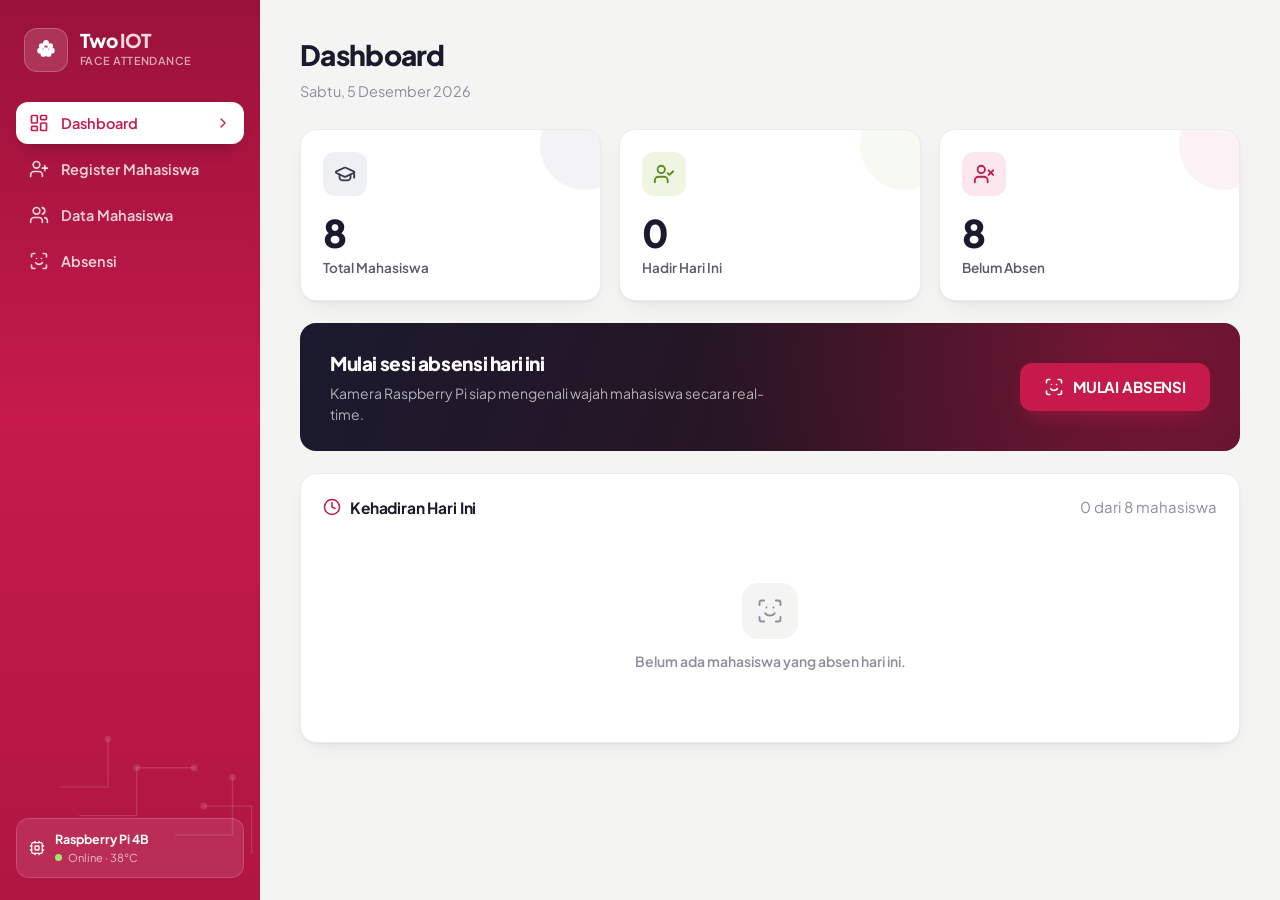
<file: index.html>
<!DOCTYPE html>
<html lang="id">
<head>
  <meta charset="UTF-8">
  <meta name="viewport" content="width=device-width, initial-scale=1.0">
  <title>Two IOT – Sistem Absensi</title>
  <link rel="stylesheet" href="static/fonts/fonts.css">
  <link rel="stylesheet" href="styles.css">
</head>
<body>
  <div class="app">
    <div class="scrim" id="scrim"></div>

    <aside class="sidebar" id="sidebar"></aside>

    <div class="main">
      <div class="topbar">
        <button class="hamb" id="hamb-btn" aria-label="Buka menu">
          <svg width="20" height="20" viewBox="0 0 24 24" fill="none" stroke="currentColor" stroke-width="2" stroke-linecap="round" stroke-linejoin="round" aria-hidden="true">
            <line x1="4" x2="20" y1="6" y2="6"/><line x1="4" x2="20" y1="12" y2="12"/><line x1="4" x2="20" y1="18" y2="18"/>
          </svg>
        </button>
        <div class="topbar__title">Two <span>IOT</span></div>
      </div>
      <div class="content" id="content"></div>
    </div>
  </div>

  <script src="app.js"></script>
</body>
</html>
</file>
<file: static/fonts/fonts.css>
/* Plus Jakarta Sans — variable weight (400–800) */
@font-face {
  font-family: 'Plus Jakarta Sans';
  font-style: normal;
  font-weight: 400 800;
  font-display: swap;
  src: url('pjs-latin-ext.woff2') format('woff2');
  unicode-range: U+0100-02BA, U+02BD-02C5, U+02C7-02CC, U+02CE-02D7, U+02DD-02FF, U+0304, U+0308, U+0329, U+1D00-1DBF, U+1E00-1E9F, U+1EF2-1EFF, U+2020, U+20A0-20AB, U+20AD-20C0, U+2113, U+2C60-2C7F, U+A720-A7FF;
}
@font-face {
  font-family: 'Plus Jakarta Sans';
  font-style: normal;
  font-weight: 400 800;
  font-display: swap;
  src: url('pjs-latin.woff2') format('woff2');
  unicode-range: U+0000-00FF, U+0131, U+0152-0153, U+02BB-02BC, U+02C6, U+02DA, U+02DC, U+0304, U+0308, U+0329, U+2000-206F, U+20AC, U+2122, U+2191, U+2193, U+2212, U+2215, U+FEFF, U+FFFD;
}

/* JetBrains Mono — variable weight (400–600) */
@font-face {
  font-family: 'JetBrains Mono';
  font-style: normal;
  font-weight: 400 600;
  font-display: swap;
  src: url('jbm-latin-ext.woff2') format('woff2');
  unicode-range: U+0100-02BA, U+02BD-02C5, U+02C7-02CC, U+02CE-02D7, U+02DD-02FF, U+0304, U+0308, U+0329, U+1D00-1DBF, U+1E00-1E9F, U+1EF2-1EFF, U+2020, U+20A0-20AB, U+20AD-20C0, U+2113, U+2C60-2C7F, U+A720-A7FF;
}
@font-face {
  font-family: 'JetBrains Mono';
  font-style: normal;
  font-weight: 400 600;
  font-display: swap;
  src: url('jbm-latin.woff2') format('woff2');
  unicode-range: U+0000-00FF, U+0131, U+0152-0153, U+02BB-02BC, U+02C6, U+02DA, U+02DC, U+0304, U+0308, U+0329, U+2000-206F, U+20AC, U+2122, U+2191, U+2193, U+2212, U+2215, U+FEFF, U+FFFD;
}
</file>
<file: styles.css>
:root{
  --raspberry:#C51A4A;
  --raspberry-d:#a31540;
  --green:#75A928;
  --green-d:#5f8a1f;
  --bg:#F4F4F2;
  --card:#FFFFFF;
  --ink:#1A1A2E;
  --ink-2:#5a5a6e;
  --ink-3:#8d8d9c;
  --line:#ECECEA;
  --line-2:#e3e3e0;
  --shadow:0 1px 2px rgba(26,26,46,.05), 0 8px 24px -12px rgba(26,26,46,.14);
  --shadow-lg:0 24px 60px -24px rgba(26,26,46,.30);
  --r:16px;
  --sidebar-w:260px;
  --font:'Plus Jakarta Sans',system-ui,sans-serif;
  --mono:'JetBrains Mono',ui-monospace,monospace;
}
*{box-sizing:border-box}
html,body{margin:0;padding:0}
body{
  font-family:var(--font);
  background:var(--bg);
  color:var(--ink);
  -webkit-font-smoothing:antialiased;
  font-size:15px;
  line-height:1.5;
}
.mono{font-family:var(--mono);font-feature-settings:"tnum";letter-spacing:-.02em}
.muted{color:var(--ink-3)}
button{font-family:inherit;cursor:pointer;border:none;background:none}
.ico{display:block;flex:none}

/* ============ Layout ============ */
.app{display:flex;min-height:100vh}
.main{flex:1;min-width:0;display:flex;flex-direction:column}
.topbar{
  display:none;align-items:center;gap:14px;padding:12px 18px;
  background:var(--card);border-bottom:1px solid var(--line);position:sticky;top:0;z-index:30;
}
.topbar__title{font-weight:800;font-size:18px;letter-spacing:-.02em}
.topbar__title span{color:var(--raspberry)}
.hamb{width:42px;height:42px;border-radius:11px;border:1px solid var(--line-2);display:grid;place-items:center;color:var(--ink)}
.content{flex:1;padding:34px 40px 60px;max-width:1180px;width:100%;margin:0 auto}

/* ============ Sidebar ============ */
.sidebar{
  width:var(--sidebar-w);flex:none;background:linear-gradient(180deg,#9a123a 0%, #C51A4A 46%, #b01642 100%);
  color:#fff;position:sticky;top:0;height:100vh;display:flex;flex-direction:column;
  padding:22px 16px;overflow:hidden;z-index:50;
}
.brand{display:flex;align-items:center;gap:12px;padding:6px 8px 4px}
.brand__logo{width:44px;height:44px;border-radius:13px;background:rgba(255,255,255,.14);
  display:grid;place-items:center;border:1px solid rgba(255,255,255,.22)}
.brand__name{font-weight:800;font-size:19px;letter-spacing:-.01em;line-height:1.1}
.brand__name span{color:#ffd6e1}
.brand__sub{font-size:11px;color:rgba(255,255,255,.62);letter-spacing:.04em;text-transform:uppercase;font-weight:600;margin-top:2px}

.nav{display:flex;flex-direction:column;gap:4px;margin-top:26px}
.nav__item{
  display:flex;align-items:center;gap:12px;padding:11px 13px;border-radius:12px;
  color:rgba(255,255,255,.82);font-weight:600;font-size:14.5px;text-align:left;width:100%;
  transition:background .15s,color .15s;position:relative;
}
.nav__item span{flex:1}
.nav__chev{opacity:0;transition:opacity .15s,transform .15s;transform:translateX(-4px)}
.nav__item:hover{background:rgba(255,255,255,.10);color:#fff}
.nav__item.active{background:#fff;color:var(--raspberry);box-shadow:0 8px 20px -10px rgba(0,0,0,.4)}
.nav__item.active .nav__chev{opacity:1;transform:none;color:var(--raspberry)}

.sidefoot{margin-top:auto;position:relative;z-index:2}
.device{display:flex;align-items:center;gap:10px;background:rgba(255,255,255,.10);
  border:1px solid rgba(255,255,255,.16);border-radius:13px;padding:11px 12px}
.device__name{font-size:12.5px;font-weight:700}
.device__stat{font-size:11px;color:rgba(255,255,255,.7);display:flex;align-items:center;gap:6px;margin-top:1px}
.circuit{position:absolute;right:-30px;bottom:46px;width:230px;height:230px;color:rgba(255,255,255,.13);pointer-events:none}

.live-dot{width:7px;height:7px;border-radius:50%;background:#9fe870;box-shadow:0 0 0 0 rgba(159,232,112,.6);
  animation:pulse 1.8s infinite;display:inline-block;flex:none}
@keyframes pulse{0%{box-shadow:0 0 0 0 rgba(159,232,112,.55)}70%{box-shadow:0 0 0 7px rgba(159,232,112,0)}100%{box-shadow:0 0 0 0 rgba(159,232,112,0)}}

.scrim{display:none}

/* ============ Page head ============ */
.page{animation:pagein .35s ease}
@keyframes pagein{from{transform:translateY(8px)}to{transform:none}}
@keyframes fade{from{opacity:0}to{opacity:1}}
.pagehead{margin-bottom:26px}
.pagehead h2{margin:0;font-size:28px;font-weight:800;letter-spacing:-.025em}
.pagehead p{margin:5px 0 0;color:var(--ink-3);font-size:14.5px;text-transform:capitalize}

/* ============ Cards ============ */
.card{background:var(--card);border:1px solid var(--line);border-radius:var(--r);box-shadow:var(--shadow);padding:22px}
.card__head{display:flex;align-items:center;justify-content:space-between;margin-bottom:16px;gap:12px}
.card__head h4{margin:0;font-size:15.5px;font-weight:700;display:flex;align-items:center;gap:9px;letter-spacing:-.01em}
.card__head h4 .ico{color:var(--raspberry)}

/* ============ Stat cards ============ */
.statgrid{display:grid;grid-template-columns:repeat(3,1fr);gap:18px;margin-bottom:22px}
.statcard{background:var(--card);border:1px solid var(--line);border-radius:var(--r);padding:22px;box-shadow:var(--shadow);position:relative;overflow:hidden}
.statcard__ico{width:44px;height:44px;border-radius:12px;display:grid;place-items:center;margin-bottom:18px}
.statcard__num{font-size:38px;font-weight:800;letter-spacing:-.03em;line-height:1}
.statcard__lbl{color:var(--ink-2);font-size:13.5px;font-weight:600;margin-top:6px}
.c-neutral .statcard__ico{background:#eef0f4;color:#3a3a52}
.c-green .statcard__ico{background:#eef6e2;color:var(--green-d)}
.c-red .statcard__ico{background:#fde7ee;color:var(--raspberry)}
.statcard::after{content:"";position:absolute;right:-30px;top:-30px;width:90px;height:90px;border-radius:50%;opacity:.06}
.c-green::after{background:var(--green)}.c-red::after{background:var(--raspberry)}.c-neutral::after{background:#3a3a52}

/* ============ CTA ============ */
.cta{display:flex;align-items:center;justify-content:space-between;gap:24px;flex-wrap:wrap;
  background:linear-gradient(110deg,#1A1A2E 0%, #2a1422 60%, #4a1228 100%);
  border-radius:var(--r);padding:26px 30px;margin-bottom:22px;color:#fff;position:relative;overflow:hidden}
.cta::before{content:"";position:absolute;inset:0;background:radial-gradient(circle at 88% 20%, rgba(197,26,74,.4), transparent 50%)}
.cta__txt{position:relative;z-index:1}
.cta__txt h3{margin:0;font-size:19px;font-weight:800;letter-spacing:-.02em}
.cta__txt p{margin:5px 0 0;color:rgba(255,255,255,.66);font-size:14px;max-width:46ch}
.cta .btn{position:relative;z-index:1}

/* ============ Buttons ============ */
.btn{display:inline-flex;align-items:center;justify-content:center;gap:9px;font-weight:700;font-size:14.5px;
  padding:11px 18px;border-radius:12px;transition:transform .12s,box-shadow .15s,background .15s;letter-spacing:-.01em;white-space:nowrap}
.btn:active{transform:translateY(1px)}
.btn--lg{padding:14px 24px;font-size:15px}
.btn--block{width:100%}
.btn--primary{background:var(--raspberry);color:#fff;box-shadow:0 10px 22px -10px rgba(197,26,74,.7)}
.btn--primary:hover{background:var(--raspberry-d)}
.btn--accent{background:var(--green);color:#fff;box-shadow:0 10px 22px -10px rgba(117,169,40,.6)}
.btn--accent:hover{background:var(--green-d)}
.btn--ghost{background:#f6f6f4;color:var(--ink);border:1px solid var(--line-2)}
.btn--ghost:hover{background:#efefec}
.btn--danger{background:var(--raspberry);color:#fff}
.btn--danger:hover{background:var(--raspberry-d)}
.btn--text{background:none;color:var(--ink-2)}
.btn--text:hover{color:var(--ink);background:#f0f0ee}
.btn.is-disabled,.btn:disabled{opacity:.45;cursor:not-allowed;box-shadow:none}

/* ============ Table ============ */
.tablewrap{overflow-x:auto;margin:0 -22px -22px;padding:0 0}
.table{width:100%;border-collapse:collapse;font-size:14px;min-width:520px}
.table th{text-align:left;font-size:11.5px;text-transform:uppercase;letter-spacing:.05em;color:var(--ink-3);
  font-weight:700;padding:0 22px 11px;border-bottom:1px solid var(--line)}
.table td{padding:13px 22px;border-bottom:1px solid var(--line)}
.table tbody tr:last-child td{border-bottom:none}
.table tbody tr{transition:background .12s}
.table tbody tr:hover{background:#faf9f8}
.col-no{width:54px}.col-act{width:70px;text-align:right}
.cellname{display:flex;align-items:center;gap:11px;font-weight:600}
.avatar{border-radius:50%;display:grid;place-items:center;font-weight:800;flex:none;letter-spacing:-.02em}
.chip{display:inline-block;background:#f0f0ee;border:1px solid var(--line-2);color:var(--ink-2);
  font-size:12px;font-weight:700;padding:3px 10px;border-radius:8px;font-family:var(--mono)}
.chip--count{background:var(--raspberry);color:#fff;border:none}
.badge{display:inline-flex;align-items:center;gap:5px;font-size:12px;font-weight:700;padding:4px 9px;border-radius:8px}
.badge--ok{background:#eef6e2;color:var(--green-d)}

.iconbtn{width:34px;height:34px;border-radius:10px;display:inline-grid;place-items:center;color:var(--ink-3);
  border:1px solid transparent;transition:.15s}
.iconbtn--danger:hover{background:#fde7ee;color:var(--raspberry);border-color:#f8cdda}

/* ============ Search ============ */
.searchbar{display:flex;align-items:center;gap:10px;background:#f6f6f4;border:1px solid var(--line-2);
  border-radius:12px;padding:0 14px;margin-bottom:18px;transition:.15s}
.searchbar:focus-within{background:#fff;border-color:var(--raspberry);box-shadow:0 0 0 3px rgba(197,26,74,.10)}
.searchbar__ico{color:var(--ink-3)}
.searchbar__input{flex:1;border:none;background:none;outline:none;padding:12px 0;font-size:14.5px;font-family:inherit;color:var(--ink)}
.searchbar__clear{width:26px;height:26px;border-radius:7px;display:grid;place-items:center;color:var(--ink-3)}
.searchbar__clear:hover{background:#e8e8e5;color:var(--ink)}

/* ============ Forms ============ */
.reggrid{display:grid;grid-template-columns:1fr 1fr;gap:18px}
.form{display:flex;flex-direction:column;gap:18px}
.field{display:flex;flex-direction:column;gap:8px}
.field__lbl{font-size:13px;font-weight:700;color:var(--ink-2)}
.input{padding:12px 14px;border:1px solid var(--line-2);border-radius:11px;font-size:14.5px;font-family:inherit;
  background:#fbfbfa;color:var(--ink);outline:none;transition:.15s;width:100%}
.input:focus{border-color:var(--raspberry);background:#fff;box-shadow:0 0 0 3px rgba(197,26,74,.10)}
.input::placeholder{color:#b6b6c2}
.seg{display:flex;gap:8px;flex-wrap:wrap}
.seg__opt{padding:10px 16px;border:1px solid var(--line-2);border-radius:11px;font-weight:700;font-size:13.5px;
  font-family:var(--mono);color:var(--ink-2);background:#fbfbfa;transition:.15s}
.seg__opt:hover{border-color:#cfcfca}
.seg__opt.active{background:var(--raspberry);color:#fff;border-color:var(--raspberry)}
.hint{font-size:12.5px;color:var(--ink-3);margin:12px 0 0;line-height:1.5}
.formbar{display:flex;justify-content:flex-end;gap:12px;margin-top:20px}

/* ============ Camera feed ============ */
.camfeed{position:relative;aspect-ratio:4/3;border-radius:14px;overflow:hidden;
  background:radial-gradient(circle at 50% 40%, #2c2c3e, #14141f);border:1px solid #2a2a3a}
.camfeed--lg{aspect-ratio:16/10}
.camfeed__grid{position:absolute;inset:0;background-image:linear-gradient(rgba(255,255,255,.04) 1px,transparent 1px),linear-gradient(90deg,rgba(255,255,255,.04) 1px,transparent 1px);background-size:28px 28px}
.camfeed__noise{position:absolute;inset:0;opacity:.5;background:
  radial-gradient(circle at 20% 30%, rgba(197,26,74,.12), transparent 40%),
  radial-gradient(circle at 80% 70%, rgba(117,169,40,.10), transparent 40%)}
.camfeed__bracket{position:absolute;inset:18% 28%;border-radius:14px}
.camfeed--lg .camfeed__bracket{inset:14% 32%}
.br{position:absolute;width:26px;height:26px;border:2.5px solid rgba(255,255,255,.55);transition:border-color .3s}
.br--tl{top:0;left:0;border-right:none;border-bottom:none;border-radius:8px 0 0 0}
.br--tr{top:0;right:0;border-left:none;border-bottom:none;border-radius:0 8px 0 0}
.br--bl{bottom:0;left:0;border-right:none;border-top:none;border-radius:0 0 0 8px}
.br--br{bottom:0;right:0;border-left:none;border-top:none;border-radius:0 0 8px 0}
.is-scanning .br{border-color:var(--green)}
.is-success .br{border-color:var(--green)}
.is-fail .br{border-color:var(--raspberry)}
.camfeed__scan{position:absolute;left:0;right:0;height:3px;top:0;
  background:linear-gradient(90deg,transparent,#9fe870,transparent);box-shadow:0 0 14px #9fe870;
  animation:scanline 1.5s ease-in-out infinite}
@keyframes scanline{0%{top:4%}50%{top:94%}100%{top:4%}}
.camfeed__hint{position:absolute;inset:0;display:flex;flex-direction:column;align-items:center;justify-content:center;
  gap:9px;color:rgba(255,255,255,.62);font-size:13px;font-weight:600;text-align:center;padding:20px}
.camfeed__hint--live{color:#9fe870;flex-direction:row;gap:8px;font-size:14px}
.camfeed__code{font-family:var(--mono);font-size:11px;color:rgba(255,255,255,.32);background:rgba(255,255,255,.06);padding:3px 9px;border-radius:6px}
.camfeed__badge{position:absolute;left:14px;bottom:14px;display:flex;align-items:center;gap:7px;
  padding:7px 13px;border-radius:10px;font-weight:700;font-size:13px;color:#fff;backdrop-filter:blur(4px)}
.camfeed__badge.is-ok{background:rgba(117,169,40,.92)}
.camfeed__badge.is-bad{background:rgba(197,26,74,.92)}

/* ============ Absensi ============ */
.absgrid{display:grid;grid-template-columns:1.5fr 1fr;gap:18px;align-items:start}
.abscam{display:flex;flex-direction:column;gap:16px}
.absstatus{min-height:78px;display:flex;align-items:center}
.absstatus__idle{color:var(--ink-3);font-size:14px;width:100%;text-align:center}
.absstatus__scan{color:var(--green-d);font-weight:700;display:flex;align-items:center;gap:9px;width:100%;justify-content:center}
.result{display:flex;align-items:center;gap:14px;width:100%;padding:14px 16px;border-radius:13px;animation:pop .3s ease}
@keyframes pop{from{opacity:0;transform:scale(.96)}to{opacity:1;transform:none}}
.result--ok{background:#eef6e2;border:1px solid #d4e7b8}
.result--bad{background:#fde7ee;border:1px solid #f6c9d8}
.result__info{flex:1;min-width:0}
.result__name{font-weight:800;font-size:16px;letter-spacing:-.01em}
.result__nim{font-size:12.5px;color:var(--ink-2);margin-top:2px}
.result__tag{display:flex;align-items:center;gap:7px;font-weight:700;font-size:13px;color:var(--green-d);white-space:nowrap}
.result__tag--bad{color:var(--raspberry)}
.result__failico{width:46px;height:46px;border-radius:50%;background:#fadbe6;color:var(--raspberry);display:grid;place-items:center;flex:none}

.abslog{max-height:none}
.loglist{list-style:none;margin:0;padding:0;display:flex;flex-direction:column;gap:3px}
.logitem{display:flex;align-items:center;gap:12px;padding:9px 8px;border-radius:11px;transition:background .12s}
.logitem:hover{background:#faf9f8}
.logitem__info{flex:1;min-width:0}
.logitem__name{font-weight:700;font-size:14px;white-space:nowrap;overflow:hidden;text-overflow:ellipsis}
.logitem__meta{font-size:12px;color:var(--ink-3);margin-top:1px}
.logitem__time{font-size:12.5px;color:var(--ink-2);font-weight:600;background:#f0f0ee;padding:3px 8px;border-radius:7px}

/* ============ Empty / toast / modal ============ */
.empty{display:flex;flex-direction:column;align-items:center;gap:12px;padding:48px 20px;color:var(--ink-3);text-align:center}
.empty--sm{padding:30px 16px}
.empty__ico{width:56px;height:56px;border-radius:16px;background:#f4f4f2;display:grid;place-items:center;color:var(--ink-3)}
.empty p{margin:0;font-size:14px;font-weight:600;max-width:30ch}

.toast{position:fixed;bottom:26px;left:50%;transform:translateX(-50%);background:var(--green);color:#fff;
  padding:13px 20px;border-radius:13px;font-weight:700;font-size:14px;display:flex;align-items:center;gap:9px;
  box-shadow:0 18px 40px -14px rgba(117,169,40,.6);z-index:90;animation:toastin .35s ease}
@keyframes toastin{from{opacity:0;transform:translate(-50%,16px)}to{opacity:1;transform:translate(-50%,0)}}

.modal{position:fixed;inset:0;background:rgba(20,20,31,.5);backdrop-filter:blur(3px);display:grid;place-items:center;z-index:80;padding:20px;animation:fade .2s ease}
.modal__box{background:#fff;border-radius:18px;padding:28px;max-width:380px;width:100%;text-align:center;box-shadow:var(--shadow-lg);animation:pop .25s ease}
.modal__ico{width:54px;height:54px;border-radius:15px;background:#fde7ee;color:var(--raspberry);display:grid;place-items:center;margin:0 auto 14px}
.modal__box h4{margin:0 0 8px;font-size:18px;font-weight:800}
.modal__box p{margin:0;color:var(--ink-2);font-size:14px;line-height:1.55}
.modal__act{display:flex;gap:10px;justify-content:center;margin-top:22px}
.topstat{display:flex;flex-direction:column}

/* ============ Responsive ============ */
@media(max-width:920px){
  .sidebar{position:fixed;left:0;top:0;transform:translateX(-100%);transition:transform .28s cubic-bezier(.4,0,.2,1);box-shadow:var(--shadow-lg)}
  .sidebar.open{transform:none}
  .topbar{display:flex}
  .scrim.show{display:block;position:fixed;inset:0;background:rgba(20,20,31,.4);z-index:40;animation:fade .2s ease}
  .content{padding:24px 20px 50px}
  .statgrid{grid-template-columns:1fr;gap:14px}
  .reggrid{grid-template-columns:1fr}
  .absgrid{grid-template-columns:1fr}
  .pagehead h2{font-size:24px}
  .cta{padding:22px}
}
@media(max-width:560px){
  .content{padding:18px 14px 40px}
  .card{padding:18px}
  .statgrid{grid-template-columns:1fr 1fr}
  .statcard{padding:16px}
  .statcard__num{font-size:30px}
  .formbar{flex-direction:column-reverse}
  .formbar .btn{width:100%}
  .cta .btn{width:100%}
}
</file>
